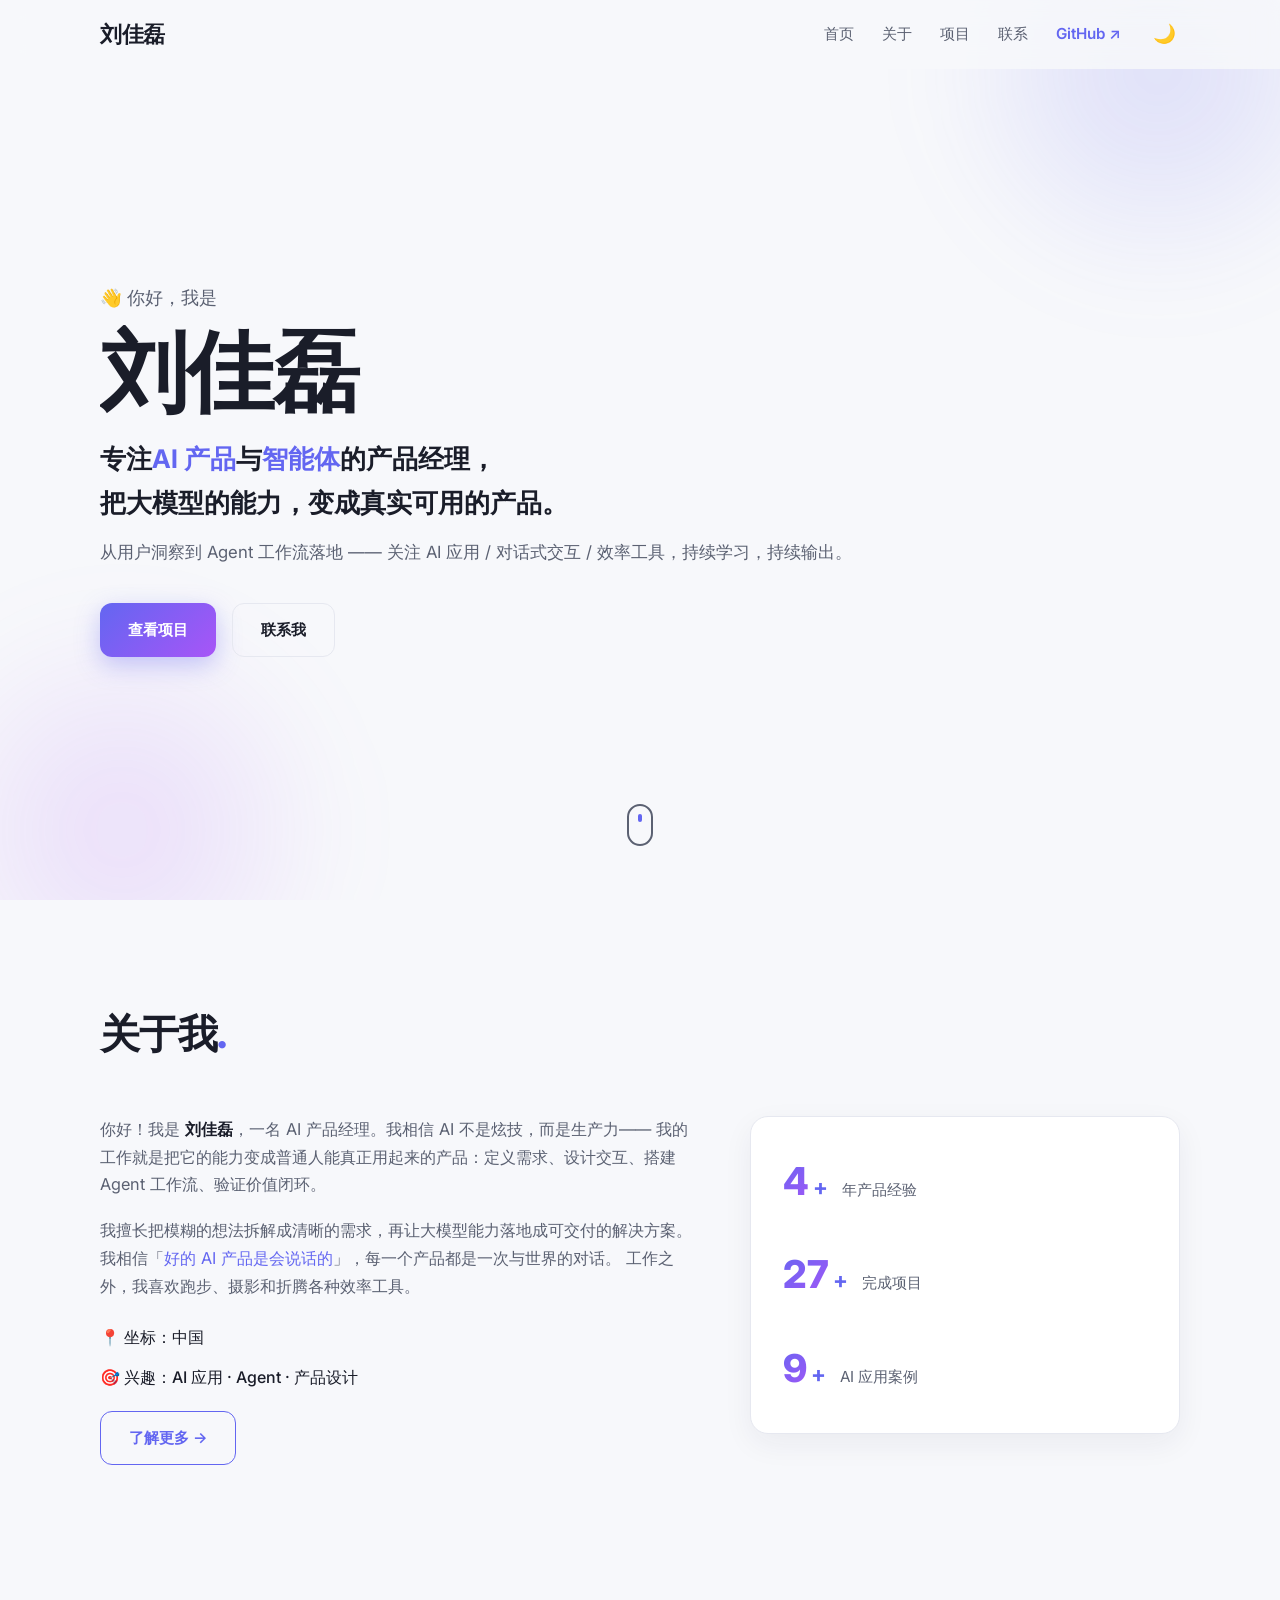
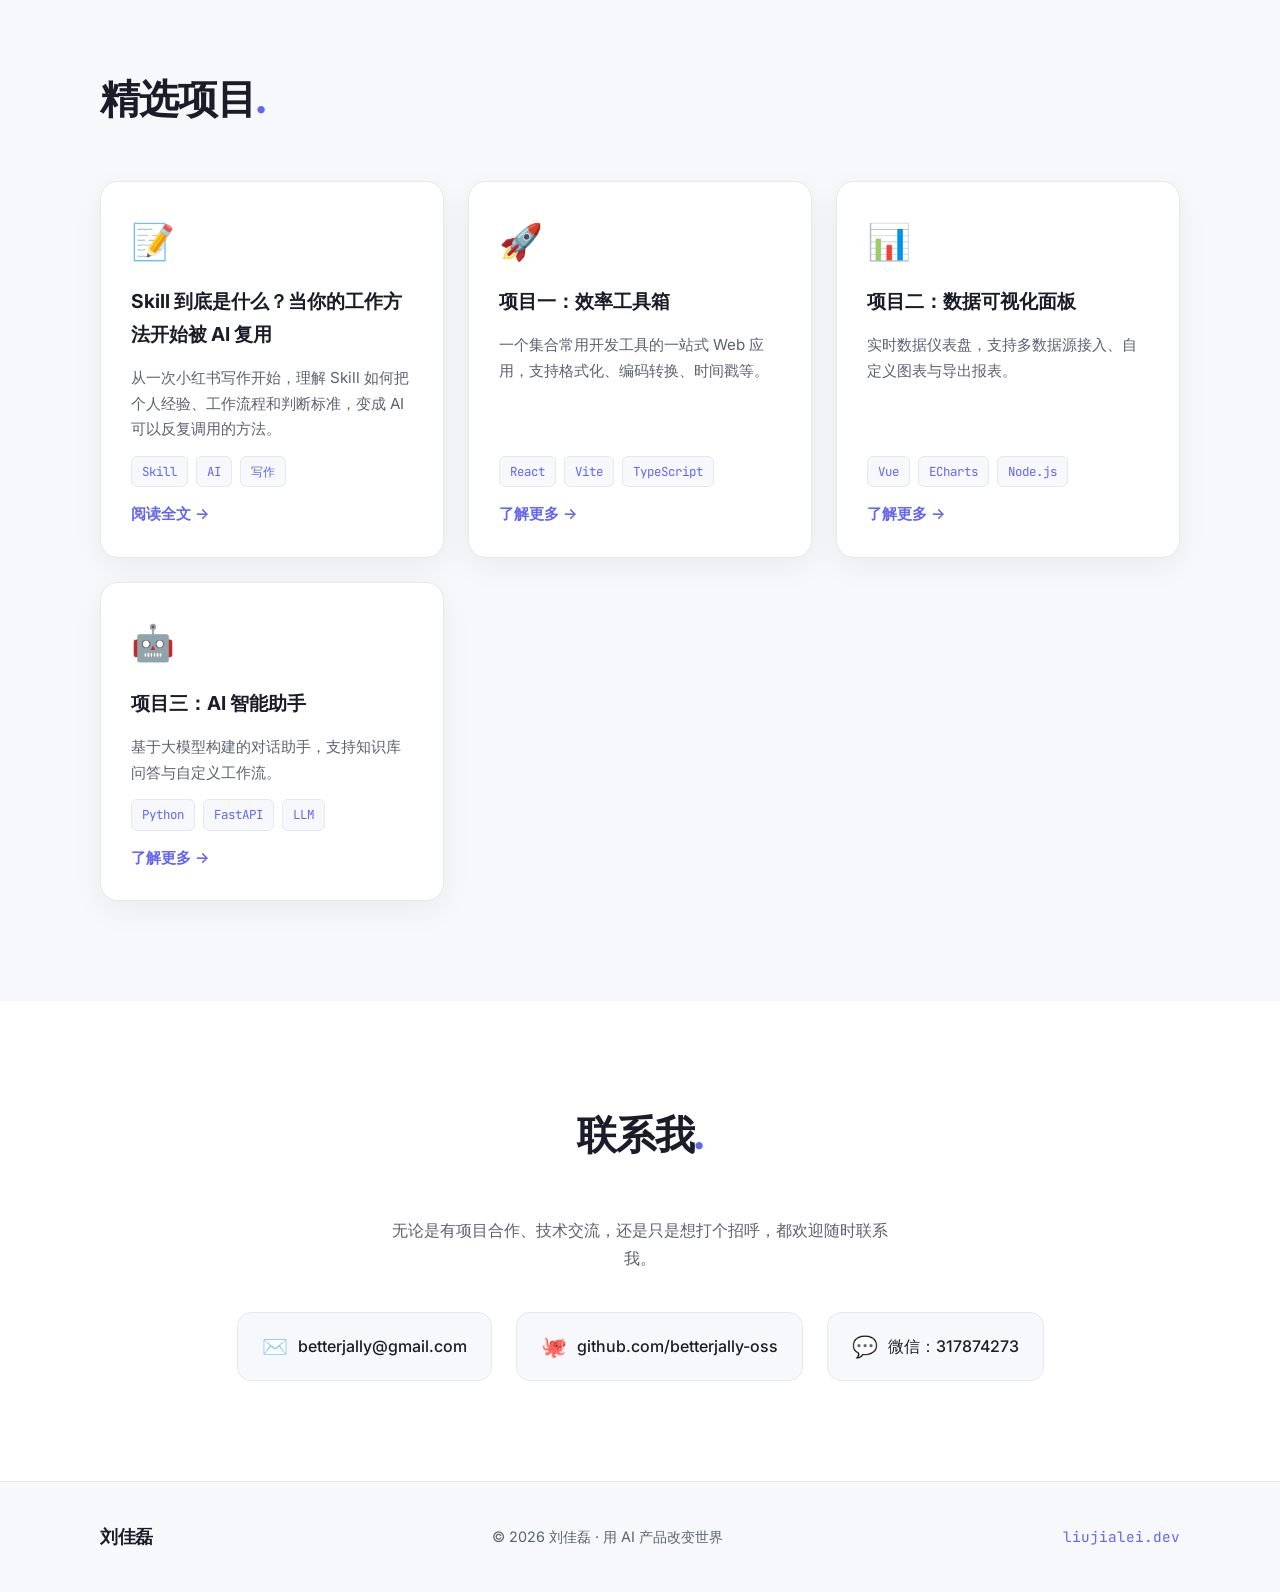
<file: index.html>
<!DOCTYPE html>
<html lang="zh-CN">
<head>
  <meta charset="UTF-8" />
  <meta name="viewport" content="width=device-width, initial-scale=1.0" />
  <title>刘佳磊 · 个人主页</title>
  <meta name="description" content="刘佳磊的个人网站 —— 记录思考、AI 产品与创作。" />
  <link rel="icon" href="data:image/svg+xml,<svg xmlns='http://www.w3.org/2000/svg' viewBox='0 0 100 100'><rect width='100' height='100' rx='22' fill='%236366f1'/><text x='50' y='68' font-size='44' text-anchor='middle' fill='white' font-family='Arial' font-weight='bold'>JL</text></svg>" />
  <link rel="preconnect" href="https://fonts.googleapis.com" />
  <link rel="preconnect" href="https://fonts.gstatic.com" crossorigin />
  <link href="https://fonts.googleapis.com/css2?family=Inter:wght@400;500;600;700;800&family=JetBrains+Mono:wght@400;500&display=swap" rel="stylesheet" />
  <link rel="stylesheet" href="css/style.css" />
</head>
<body>
  <!-- 顶部导航 -->
  <header class="site-header" id="site-header">
    <nav class="nav container">
      <a href="#hero" class="logo">
        <span class="logo-mark">刘</span><span class="logo-suffix">佳磊</span>
      </a>
      <button class="nav-toggle" id="nav-toggle" aria-label="菜单" aria-expanded="false">
        <span></span><span></span><span></span>
      </button>
      <ul class="nav-links" id="nav-links">
        <li><a href="index.html">首页</a></li>
        <li><a href="about.html">关于</a></li>
        <li><a href="#projects">项目</a></li>
        <li><a href="#contact">联系</a></li>
        <li><a href="https://github.com/betterjally-oss" target="_blank" rel="noopener" class="nav-ext" title="GitHub 个人主页">GitHub ↗</a></li>
        <li>
          <button class="theme-toggle" id="theme-toggle" aria-label="切换主题" title="切换深浅色主题">
            <span class="theme-icon">🌙</span>
          </button>
        </li>
      </ul>
    </nav>
  </header>

  <main>
    <!-- Hero -->
    <section class="hero" id="hero">
      <div class="container hero-inner">
        <p class="hero-greeting">👋 你好，我是</p>
        <h1 class="hero-name">刘佳磊</h1>
        <p class="hero-tagline">
          专注<span class="accent">AI 产品</span>与<span class="accent">智能体</span>的产品经理，
          <br />把大模型的能力，变成真实可用的产品。
        </p>
        <p class="hero-sub">
          从用户洞察到 Agent 工作流落地 —— 关注 AI 应用 / 对话式交互 / 效率工具，持续学习，持续输出。
        </p>
        <div class="hero-actions">
          <a href="#projects" class="btn btn-primary">查看项目</a>
          <a href="#contact" class="btn btn-ghost">联系我</a>
        </div>
      </div>
      <a href="#about" class="scroll-hint" aria-label="向下滚动">
        <span class="mouse"><span class="wheel"></span></span>
      </a>
    </section>

    <!-- 关于 -->
    <section class="section" id="about">
      <div class="container">
        <h2 class="section-title" data-reveal>关于我<span class="dot">.</span></h2>
        <div class="about-grid">
          <div class="about-text" data-reveal>
            <div class="about-body" id="about-body">
              <p>
                你好！我是 <strong>刘佳磊</strong>，一名 AI 产品经理。我相信 AI 不是炫技，而是生产力——
                我的工作就是把它的能力变成普通人能真正用起来的产品：定义需求、设计交互、搭建 Agent 工作流、验证价值闭环。
              </p>
              <p>
                我擅长把模糊的想法拆解成清晰的需求，再让大模型能力落地成可交付的解决方案。
                我相信「<em>好的 AI 产品是会说话的</em>」，每一个产品都是一次与世界的对话。
                工作之外，我喜欢跑步、摄影和折腾各种效率工具。
              </p>
              <ul class="about-list">
                <li>📍 坐标：中国</li>
                <li>🎯 兴趣：AI 应用 · Agent · 产品设计</li>
              </ul>
            </div>
            <button class="about-more" id="about-more" type="button" hidden>阅读全文 ↓</button>
            <a href="about.html" class="btn btn-ghost btn-ghost-accent">了解更多 →</a>
          </div>
          <div class="about-card" data-reveal>
            <div class="stat">
              <span class="stat-num" data-count="5">0</span><span class="stat-plus">+</span>
              <span class="stat-label">年产品经验</span>
            </div>
            <div class="stat">
              <span class="stat-num" data-count="30">0</span><span class="stat-plus">+</span>
              <span class="stat-label">完成项目</span>
            </div>
            <div class="stat">
              <span class="stat-num" data-count="10">0</span><span class="stat-plus">+</span>
              <span class="stat-label">AI 应用案例</span>
            </div>
          </div>
        </div>
      </div>
    </section>

    <!-- 项目 -->
    <section class="section" id="projects">
      <div class="container">
        <h2 class="section-title" data-reveal>精选项目<span class="dot">.</span></h2>
        <div class="projects-grid">
          <article class="project-card" data-reveal>
            <div class="project-icon">📝</div>
            <h3>Skill 到底是什么？当你的工作方法开始被 AI 复用</h3>
            <p>从一次小红书写作开始，理解 Skill 如何把个人经验、工作流程和判断标准，变成 AI 可以反复调用的方法。</p>
            <div class="project-tags">
              <span>Skill</span><span>AI</span><span>写作</span>
            </div>
            <a href="https://mp.weixin.qq.com/s/fwi5RgVCYM9g3mGInstZmQ" target="_blank" rel="noopener" class="project-link">阅读全文 →</a>
          </article>
          <article class="project-card" data-reveal>
            <div class="project-icon">🚀</div>
            <h3>项目一：效率工具箱</h3>
            <p>一个集合常用开发工具的一站式 Web 应用，支持格式化、编码转换、时间戳等。</p>
            <div class="project-tags">
              <span>React</span><span>Vite</span><span>TypeScript</span>
            </div>
            <a href="#" class="project-link">了解更多 →</a>
          </article>
          <article class="project-card" data-reveal>
            <div class="project-icon">📊</div>
            <h3>项目二：数据可视化面板</h3>
            <p>实时数据仪表盘，支持多数据源接入、自定义图表与导出报表。</p>
            <div class="project-tags">
              <span>Vue</span><span>ECharts</span><span>Node.js</span>
            </div>
            <a href="#" class="project-link">了解更多 →</a>
          </article>
          <article class="project-card" data-reveal>
            <div class="project-icon">🤖</div>
            <h3>项目三：AI 智能助手</h3>
            <p>基于大模型构建的对话助手，支持知识库问答与自定义工作流。</p>
            <div class="project-tags">
              <span>Python</span><span>FastAPI</span><span>LLM</span>
            </div>
            <a href="#" class="project-link">了解更多 →</a>
          </article>
        </div>
      </div>
    </section>

    <!-- 联系 -->
    <section class="section section-alt" id="contact">
      <div class="container contact-inner">
        <h2 class="section-title" data-reveal>联系我<span class="dot">.</span></h2>
        <p class="contact-intro" data-reveal>
          无论是有项目合作、技术交流，还是只是想打个招呼，都欢迎随时联系我。
        </p>
        <div class="contact-links" data-reveal>
          <a href="mailto:betterjally@gmail.com" class="contact-item">
            <span class="contact-icon">✉️</span>
            <span>betterjally@gmail.com</span>
          </a>
          <a href="https://github.com/betterjally-oss" target="_blank" rel="noopener" class="contact-item">
            <span class="contact-icon">🐙</span>
            <span>github.com/betterjally-oss</span>
          </a>
          <a href="#" class="contact-item">
            <span class="contact-icon">💬</span>
            <span>微信：317874273</span>
          </a>
        </div>
      </div>
    </section>
  </main>

  <footer class="site-footer">
    <div class="container footer-inner">
      <a href="#hero" class="logo logo-sm">
        <span class="logo-mark">刘</span><span class="logo-suffix">佳磊</span>
      </a>
      <p>© <span id="year"></span> 刘佳磊 · 用 AI 产品改变世界</p>
      <p class="footer-domain">liujialei.dev</p>
    </div>
  </footer>

  <script src="js/main.js"></script>
</body>
</html>
</file>
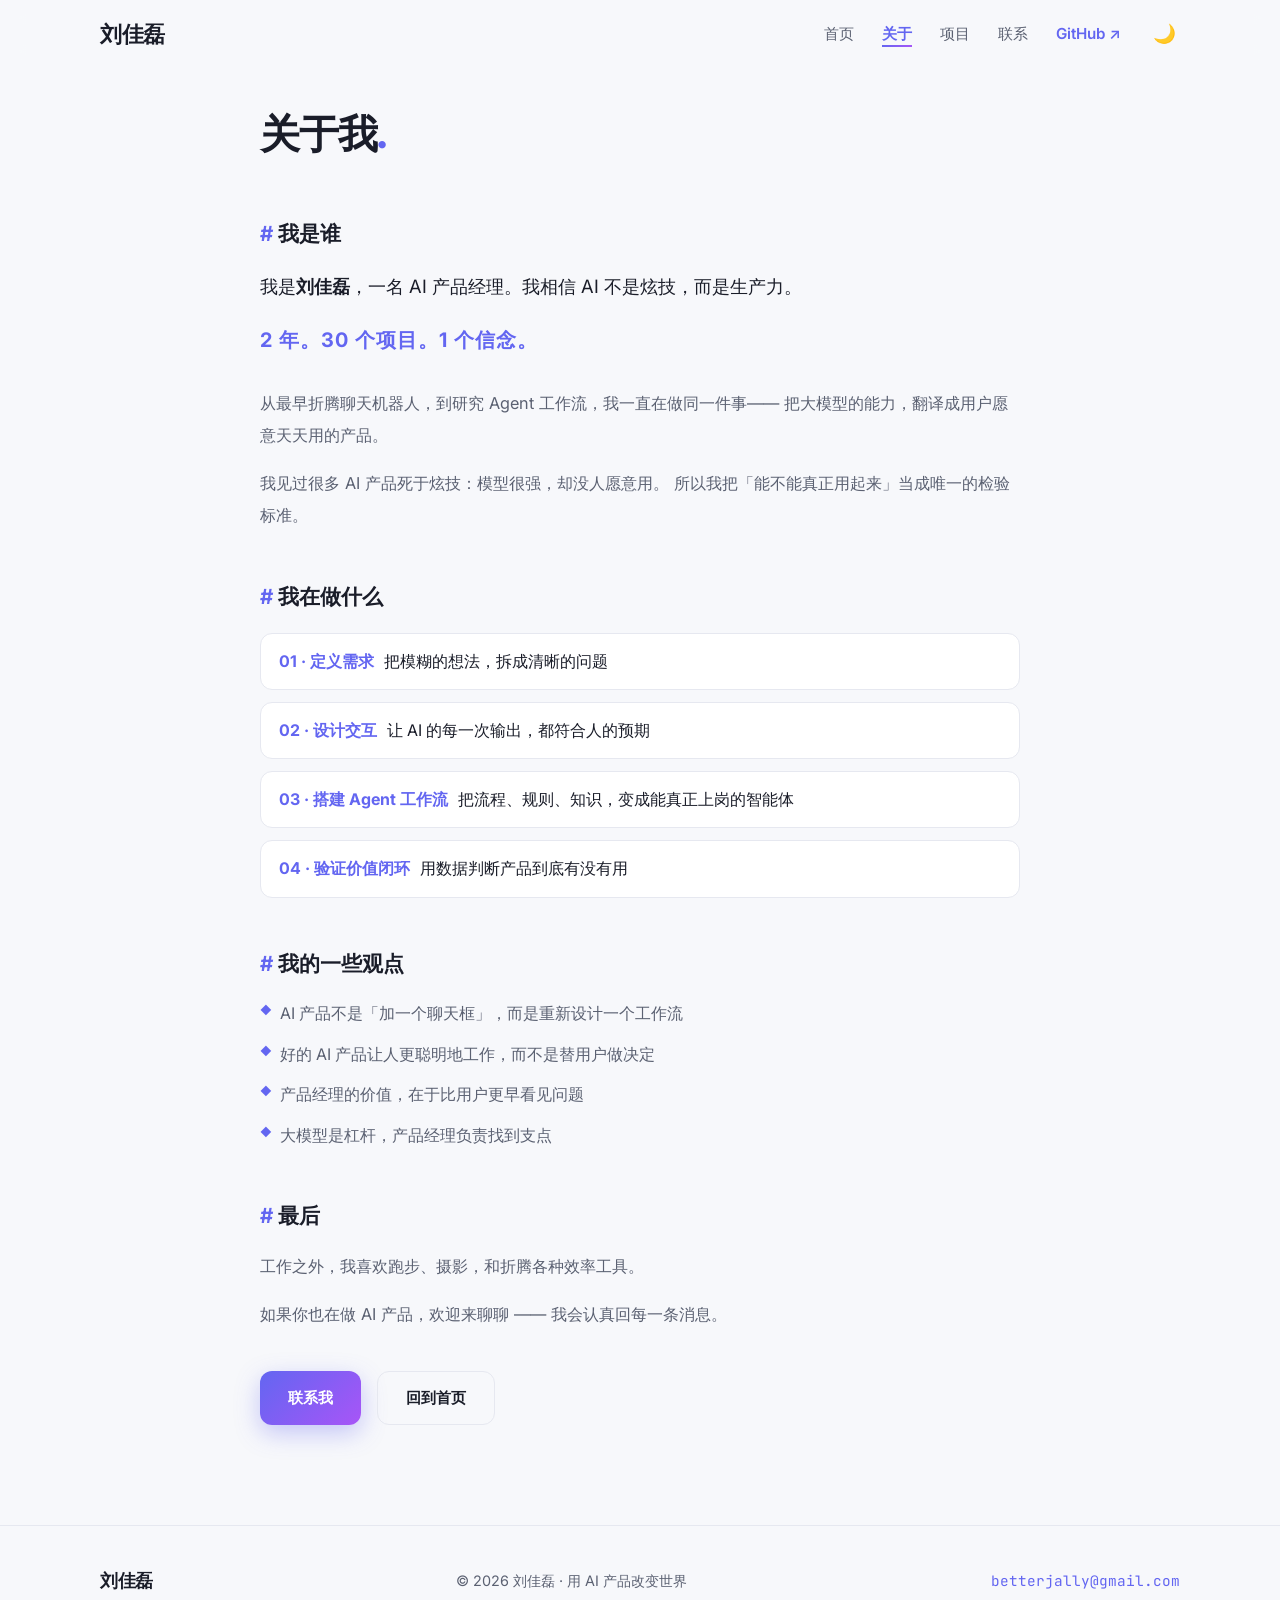
<file: about.html>
<!DOCTYPE html>
<html lang="zh-CN">
<head>
  <meta charset="UTF-8" />
  <meta name="viewport" content="width=device-width, initial-scale=1.0" />
  <title>关于我 · 刘佳磊</title>
  <meta name="description" content="刘佳磊，AI 产品经理。相信 AI 不是炫技，而是生产力。" />
  <link rel="icon" href="data:image/svg+xml,<svg xmlns='http://www.w3.org/2000/svg' viewBox='0 0 100 100'><rect width='100' height='100' rx='22' fill='%236366f1'/><text x='50' y='68' font-size='44' text-anchor='middle' fill='white' font-family='Arial' font-weight='bold'>JL</text></svg>" />
  <link rel="preconnect" href="https://fonts.googleapis.com" />
  <link rel="preconnect" href="https://fonts.gstatic.com" crossorigin />
  <link href="https://fonts.googleapis.com/css2?family=Inter:wght@400;500;600;700;800&family=JetBrains+Mono:wght@400;500&display=swap" rel="stylesheet" />
  <link rel="stylesheet" href="css/style.css" />
</head>
<body>
  <!-- 顶部导航 -->
  <header class="site-header" id="site-header">
    <nav class="nav container">
      <a href="index.html" class="logo">
        <span class="logo-mark">刘</span><span class="logo-suffix">佳磊</span>
      </a>
      <button class="nav-toggle" id="nav-toggle" aria-label="菜单" aria-expanded="false">
        <span></span><span></span><span></span>
      </button>
      <ul class="nav-links" id="nav-links">
        <li><a href="index.html">首页</a></li>
        <li><a href="about.html" class="active">关于</a></li>
        <li><a href="index.html#projects">项目</a></li>
        <li><a href="index.html#contact">联系</a></li>
        <li><a href="https://github.com/betterjally-oss" target="_blank" rel="noopener" class="nav-ext" title="GitHub 个人主页">GitHub ↗</a></li>
        <li>
          <button class="theme-toggle" id="theme-toggle" aria-label="切换主题" title="切换深浅色主题">
            <span class="theme-icon">🌙</span>
          </button>
        </li>
      </ul>
    </nav>
  </header>

  <main>
    <!-- 关于页正文 -->
    <section class="section" id="about">
      <div class="container about-article">
        <h2 class="section-title" data-reveal>关于我<span class="dot">.</span></h2>

        <h3 data-reveal>我是谁</h3>
        <p class="article-lead" data-reveal>
          我是<strong>刘佳磊</strong>，一名 AI 产品经理。我相信 AI 不是炫技，而是生产力。
        </p>
        <p class="stat-line" data-reveal>2 年。30 个项目。1 个信念。</p>
        <p data-reveal>
          从最早折腾聊天机器人，到研究 Agent 工作流，我一直在做同一件事——
          把大模型的能力，翻译成用户愿意天天用的产品。
        </p>
        <p data-reveal>
          我见过很多 AI 产品死于炫技：模型很强，却没人愿意用。
          所以我把「能不能真正用起来」当成唯一的检验标准。
        </p>

        <h3 data-reveal>我在做什么</h3>
        <ul class="work-list" data-reveal>
          <li><strong>01 · 定义需求</strong>把模糊的想法，拆成清晰的问题</li>
          <li><strong>02 · 设计交互</strong>让 AI 的每一次输出，都符合人的预期</li>
          <li><strong>03 · 搭建 Agent 工作流</strong>把流程、规则、知识，变成能真正上岗的智能体</li>
          <li><strong>04 · 验证价值闭环</strong>用数据判断产品到底有没有用</li>
        </ul>

        <h3 data-reveal>我的一些观点</h3>
        <ul class="view-list" data-reveal>
          <li>AI 产品不是「加一个聊天框」，而是重新设计一个工作流</li>
          <li>好的 AI 产品让人更聪明地工作，而不是替用户做决定</li>
          <li>产品经理的价值，在于比用户更早看见问题</li>
          <li>大模型是杠杆，产品经理负责找到支点</li>
        </ul>

        <h3 data-reveal>最后</h3>
        <p data-reveal>
          工作之外，我喜欢跑步、摄影，和折腾各种效率工具。
        </p>
        <p data-reveal>
          如果你也在做 AI 产品，欢迎来聊聊 —— 我会认真回每一条消息。
        </p>

        <div class="hero-actions about-cta" data-reveal>
          <a href="index.html#contact" class="btn btn-primary">联系我</a>
          <a href="index.html" class="btn btn-ghost">回到首页</a>
        </div>
      </div>
    </section>
  </main>

  <footer class="site-footer">
    <div class="container footer-inner">
      <a href="index.html" class="logo logo-sm">
        <span class="logo-mark">刘</span><span class="logo-suffix">佳磊</span>
      </a>
      <p>© <span id="year"></span> 刘佳磊 · 用 AI 产品改变世界</p>
      <p class="footer-domain">betterjally@gmail.com</p>
    </div>
  </footer>

  <script src="js/main.js"></script>
</body>
</html>
</file>
<file: css/style.css>
/* ============ 变量与主题 ============ */
:root {
  --bg: #f7f8fb;
  --bg-alt: #ffffff;
  --text: #1a1d29;
  --text-muted: #5b6172;
  --accent: #6366f1;
  --accent-2: #a855f7;
  --border: #e6e8f0;
  --card-shadow: 0 10px 30px rgba(30, 35, 60, 0.06);
  --header-bg: rgba(247, 248, 251, 0.85);
}

html[data-theme="dark"] {
  --bg: #0f1117;
  --bg-alt: #161a24;
  --text: #e7e9f0;
  --text-muted: #9aa1b5;
  --accent: #818cf8;
  --accent-2: #c084fc;
  --border: #262b3a;
  --card-shadow: 0 10px 30px rgba(0, 0, 0, 0.35);
  --header-bg: rgba(15, 17, 23, 0.85);
}

/* ============ 基础 ============ */
* {
  margin: 0;
  padding: 0;
  box-sizing: border-box;
}

html {
  scroll-behavior: smooth;
}

body {
  font-family: "Inter", -apple-system, BlinkMacSystemFont, "PingFang SC", "Microsoft YaHei", sans-serif;
  background: var(--bg);
  color: var(--text);
  line-height: 1.7;
  transition: background 0.3s ease, color 0.3s ease;
  -webkit-font-smoothing: antialiased;
}

a {
  color: inherit;
  text-decoration: none;
}

img {
  max-width: 100%;
  display: block;
}

.container {
  width: min(1080px, 92%);
  margin: 0 auto;
}

.accent {
  color: var(--accent);
  font-weight: 700;
}

.dot {
  color: var(--accent);
}

/* ============ 导航 ============ */
.site-header {
  position: fixed;
  top: 0;
  left: 0;
  right: 0;
  z-index: 100;
  background: var(--header-bg);
  backdrop-filter: blur(12px);
  -webkit-backdrop-filter: blur(12px);
  border-bottom: 1px solid transparent;
  transition: border-color 0.3s ease, box-shadow 0.3s ease;
}

.site-header.scrolled {
  border-bottom-color: var(--border);
  box-shadow: 0 4px 20px rgba(0, 0, 0, 0.05);
}

.nav {
  display: flex;
  align-items: center;
  justify-content: space-between;
  height: 68px;
}

.logo {
  display: inline-flex;
  align-items: baseline;
  font-family: "JetBrains Mono", monospace;
  font-weight: 700;
  font-size: 1.4rem;
  letter-spacing: -0.5px;
}

.logo-mark {
  color: var(--text);
}

.logo-suffix {
  color: var(--text);
}

.nav-links {
  display: flex;
  align-items: center;
  gap: 28px;
  list-style: none;
}

.nav-links a {
  font-size: 0.95rem;
  font-weight: 500;
  color: var(--text-muted);
  position: relative;
  transition: color 0.2s ease;
}

.nav-links a::after {
  content: "";
  position: absolute;
  left: 0;
  bottom: -4px;
  width: 0;
  height: 2px;
  background: linear-gradient(135deg, var(--accent), var(--accent-2));
  transition: width 0.25s ease;
}

.nav-links a:hover {
  color: var(--text);
}

.nav-links a:hover::after {
  width: 100%;
}

.nav-links a.active {
  color: var(--accent);
  font-weight: 600;
}

.nav-links a.active::after {
  width: 100%;
}

.nav-links a.nav-ext {
  color: var(--accent);
  font-weight: 600;
}

.theme-toggle {
  background: none;
  border: none;
  cursor: pointer;
  font-size: 1.15rem;
  padding: 4px;
  display: flex;
  align-items: center;
}

/* 移动端菜单按钮 */
.nav-toggle {
  display: none;
  flex-direction: column;
  gap: 5px;
  background: none;
  border: none;
  cursor: pointer;
  padding: 6px;
}

.nav-toggle span {
  width: 22px;
  height: 2px;
  background: var(--text);
  border-radius: 2px;
  transition: transform 0.3s ease, opacity 0.3s ease;
}

.nav-toggle.active span:nth-child(1) {
  transform: translateY(7px) rotate(45deg);
}

.nav-toggle.active span:nth-child(2) {
  opacity: 0;
}

.nav-toggle.active span:nth-child(3) {
  transform: translateY(-7px) rotate(-45deg);
}

/* ============ Hero ============ */
.hero {
  min-height: 100vh;
  min-height: 100svh;
  display: flex;
  align-items: center;
  position: relative;
  overflow: hidden;
  padding: 120px 0 80px;
}

.hero::before {
  content: "";
  position: absolute;
  top: -20%;
  right: -10%;
  width: 500px;
  height: 500px;
  background: radial-gradient(circle, rgba(99, 102, 241, 0.18), transparent 65%);
  border-radius: 50%;
  filter: blur(40px);
}

.hero::after {
  content: "";
  position: absolute;
  bottom: -20%;
  left: -10%;
  width: 500px;
  height: 500px;
  background: radial-gradient(circle, rgba(168, 85, 247, 0.16), transparent 65%);
  border-radius: 50%;
  filter: blur(40px);
}

.hero-inner {
  position: relative;
  z-index: 1;
}

.hero-greeting {
  font-size: 1.1rem;
  color: var(--text-muted);
  margin-bottom: 12px;
}

.hero-name {
  font-size: clamp(3rem, 8vw, 5.5rem);
  font-weight: 800;
  line-height: 1.05;
  letter-spacing: -2px;
  background: linear-gradient(120deg, var(--text) 30%, var(--accent) 70%, var(--accent-2));
  -webkit-background-clip: text;
  background-clip: text;
  -webkit-text-fill-color: transparent;
  color: transparent;
}

.hero-tagline {
  font-size: clamp(1.2rem, 2.5vw, 1.6rem);
  font-weight: 600;
  margin-top: 20px;
  color: var(--text);
}

.hero-sub {
  margin-top: 14px;
  color: var(--text-muted);
  font-size: 1.05rem;
}

.hero-actions {
  display: flex;
  gap: 16px;
  margin-top: 36px;
  flex-wrap: wrap;
}

.btn {
  display: inline-flex;
  align-items: center;
  padding: 13px 28px;
  border-radius: 12px;
  font-weight: 600;
  font-size: 0.95rem;
  transition: transform 0.2s ease, box-shadow 0.2s ease, background 0.2s ease;
}

.btn:active {
  transform: translateY(1px);
}

.btn-primary {
  background: linear-gradient(135deg, var(--accent), var(--accent-2));
  color: #fff;
  box-shadow: 0 8px 24px rgba(99, 102, 241, 0.35);
}

.btn-primary:hover {
  transform: translateY(-2px);
  box-shadow: 0 12px 30px rgba(99, 102, 241, 0.45);
}

.btn-ghost {
  border: 1px solid var(--border);
  color: var(--text);
  background: transparent;
}

.btn-ghost:hover {
  transform: translateY(-2px);
  border-color: var(--accent);
  color: var(--accent);
}

/* 了解更多按钮：默认即强调色，悬停填充渐变 */
.btn-ghost-accent {
  border-color: var(--accent);
  color: var(--accent);
}

.btn-ghost-accent:hover {
  border-color: transparent;
  background: linear-gradient(135deg, var(--accent), var(--accent-2));
  color: #fff;
  box-shadow: 0 8px 24px rgba(99, 102, 241, 0.35);
}

/* 滚动提示 */
.scroll-hint {
  position: absolute;
  bottom: 54px;
  left: 50%;
  transform: translateX(-50%);
}

.mouse {
  width: 26px;
  height: 42px;
  border: 2px solid var(--text-muted);
  border-radius: 14px;
  display: flex;
  justify-content: center;
  padding-top: 8px;
}

.wheel {
  width: 4px;
  height: 8px;
  background: var(--accent);
  border-radius: 2px;
  animation: scroll-wheel 1.6s ease-in-out infinite;
}

@keyframes scroll-wheel {
  0% { opacity: 1; transform: translateY(0); }
  70% { opacity: 0; transform: translateY(12px); }
  100% { opacity: 0; transform: translateY(0); }
}

/* ============ 通用 Section ============ */
.section {
  padding: 100px 0;
}

.section-alt {
  background: var(--bg-alt);
  transition: background 0.3s ease;
}

.section-title {
  font-size: clamp(1.8rem, 4vw, 2.5rem);
  font-weight: 800;
  letter-spacing: -1px;
  margin-bottom: 48px;
}

/* ============ 关于 ============ */
.about-grid {
  display: grid;
  grid-template-columns: 1.4fr 1fr;
  gap: 48px;
  align-items: start;
}

.about-text p {
  color: var(--text-muted);
  margin-bottom: 18px;
  font-size: 1.02rem;
}

.about-text strong {
  color: var(--text);
}

.about-text em {
  color: var(--accent);
  font-style: normal;
}

/* —— 关于我 · 折叠阅读 —— */
.about-body {
  position: relative;
  max-height: 80em;
  overflow: hidden;
  transition: max-height 0.5s ease;
}

.about-body.collapsed {
  max-height: 13em;
}

.about-body.collapsed::after {
  content: "";
  position: absolute;
  left: 0;
  right: 0;
  bottom: 0;
  height: 4.5em;
  background: linear-gradient(to bottom, transparent, var(--bg));
  pointer-events: none;
}

.about-more {
  margin-top: 14px;
  padding: 6px 2px;
  background: none;
  border: none;
  color: var(--accent);
  font-size: 0.95rem;
  font-weight: 600;
  cursor: pointer;
  transition: opacity 0.2s ease;
}

.about-more:hover {
  opacity: 0.75;
}

.about-more[hidden] {
  display: none;
}

.about-text .btn {
  margin-top: 20px;
}

.about-list {
  list-style: none;
  margin-top: 24px;
  display: flex;
  flex-direction: column;
  gap: 12px;
}

.about-list li {
  color: var(--text);
  font-weight: 500;
}

.about-card {
  background: var(--bg-alt);
  border: 1px solid var(--border);
  border-radius: 18px;
  padding: 32px;
  display: flex;
  flex-direction: column;
  gap: 28px;
  box-shadow: var(--card-shadow);
}

.stat {
  display: flex;
  align-items: baseline;
  gap: 4px;
}

.stat-num {
  font-size: 2.4rem;
  font-weight: 800;
  background: linear-gradient(135deg, var(--accent), var(--accent-2));
  -webkit-background-clip: text;
  background-clip: text;
  -webkit-text-fill-color: transparent;
  color: transparent;
}

.stat-plus {
  font-size: 1.4rem;
  font-weight: 700;
  color: var(--accent);
}

.stat-label {
  margin-left: 10px;
  color: var(--text-muted);
  font-size: 0.95rem;
}

/* ============ 技能 ============ */
.skills-grid {
  display: grid;
  grid-template-columns: repeat(2, 1fr);
  gap: 24px;
}

.skill-group {
  background: var(--bg-alt);
  border: 1px solid var(--border);
  border-radius: 16px;
  padding: 28px;
  box-shadow: var(--card-shadow);
}

.skill-group h3 {
  font-size: 1.15rem;
  margin-bottom: 20px;
  color: var(--text);
}

.skill-items {
  display: flex;
  flex-wrap: wrap;
  gap: 10px;
}

.chip {
  padding: 7px 14px;
  border-radius: 999px;
  background: var(--bg);
  border: 1px solid var(--border);
  font-size: 0.88rem;
  font-weight: 500;
  color: var(--text);
  transition: border-color 0.2s ease, color 0.2s ease, transform 0.2s ease;
}

.chip:hover {
  border-color: var(--accent);
  color: var(--accent);
  transform: translateY(-2px);
}

/* ============ 关于页 ============ */
.about-article {
  max-width: 760px;
}

.about-article h3 {
  font-size: 1.3rem;
  margin: 48px 0 18px;
  color: var(--text);
}

.about-article h3::before {
  content: "# ";
  color: var(--accent);
}

.about-article p {
  color: var(--text-muted);
  line-height: 1.95;
  margin-bottom: 16px;
  font-size: 1.02rem;
}

.about-article strong {
  color: var(--text);
}

.article-lead {
  font-size: 1.15rem !important;
  color: var(--text) !important;
}

.stat-line {
  font-size: 1.25rem !important;
  font-weight: 700;
  letter-spacing: 1px;
  color: var(--accent) !important;
  margin: 8px 0 28px !important;
}

.work-list {
  list-style: none;
  display: flex;
  flex-direction: column;
  gap: 12px;
  margin-bottom: 24px;
}

.work-list li {
  padding: 14px 18px;
  background: var(--bg-alt);
  border: 1px solid var(--border);
  border-radius: 12px;
  color: var(--text);
  line-height: 1.7;
  transition: border-color 0.2s ease, transform 0.2s ease;
}

.work-list li:hover {
  border-color: var(--accent);
  transform: translateX(4px);
}

.work-list strong {
  color: var(--accent);
  margin-right: 10px;
}

.view-list {
  list-style: none;
  display: flex;
  flex-direction: column;
  gap: 12px;
  margin-bottom: 24px;
  color: var(--text-muted);
  line-height: 1.8;
}

.view-list li {
  padding-left: 20px;
  position: relative;
}

.view-list li::before {
  content: "◆";
  position: absolute;
  left: 0;
  top: 1px;
  color: var(--accent);
  font-size: 0.7rem;
}

.about-cta {
  margin-top: 40px;
}

/* ============ 项目 ============ */
.projects-grid {
  display: grid;
  grid-template-columns: repeat(3, 1fr);
  gap: 24px;
}

.project-card {
  background: var(--bg-alt);
  border: 1px solid var(--border);
  border-radius: 18px;
  padding: 30px;
  box-shadow: var(--card-shadow);
  display: flex;
  flex-direction: column;
  gap: 14px;
  transition: transform 0.25s ease, border-color 0.25s ease, box-shadow 0.25s ease;
}

.project-card:hover {
  transform: translateY(-6px);
  border-color: var(--accent);
  box-shadow: 0 18px 40px rgba(99, 102, 241, 0.18);
}

.project-icon {
  font-size: 2.2rem;
}

.project-card h3 {
  font-size: 1.2rem;
}

.project-card p {
  color: var(--text-muted);
  font-size: 0.95rem;
  flex: 1;
}

.project-tags {
  display: flex;
  flex-wrap: wrap;
  gap: 8px;
}

.project-tags span {
  font-family: "JetBrains Mono", monospace;
  font-size: 0.78rem;
  padding: 4px 10px;
  border-radius: 6px;
  background: var(--bg);
  color: var(--accent);
  border: 1px solid var(--border);
}

.project-link {
  font-weight: 600;
  font-size: 0.95rem;
  color: var(--accent);
  transition: color 0.2s ease;
}

.project-link:hover {
  color: var(--accent-2);
}

/* ============ 联系 ============ */
.contact-inner {
  text-align: center;
}

.contact-intro {
  color: var(--text-muted);
  max-width: 520px;
  margin: 0 auto 40px;
}

.contact-links {
  display: flex;
  justify-content: center;
  gap: 24px;
  flex-wrap: wrap;
}

.contact-item {
  display: flex;
  align-items: center;
  gap: 10px;
  padding: 16px 24px;
  background: var(--bg);
  border: 1px solid var(--border);
  border-radius: 14px;
  font-weight: 500;
  transition: transform 0.2s ease, border-color 0.2s ease, box-shadow 0.2s ease;
}

.contact-item:hover {
  transform: translateY(-3px);
  border-color: var(--accent);
  box-shadow: var(--card-shadow);
}

.contact-icon {
  font-size: 1.3rem;
}

/* ============ 页脚 ============ */
.site-footer {
  border-top: 1px solid var(--border);
  padding: 40px 0;
}

.footer-inner {
  display: flex;
  align-items: center;
  justify-content: space-between;
  gap: 16px;
  flex-wrap: wrap;
}

.logo-sm {
  font-size: 1.1rem;
}

.footer-inner p {
  color: var(--text-muted);
  font-size: 0.9rem;
}

.footer-domain {
  font-family: "JetBrains Mono", monospace;
  color: var(--accent) !important;
}

/* ============ 动画 ============ */
[data-reveal] {
  opacity: 0;
  transform: translateY(24px);
  transition: opacity 0.6s ease, transform 0.6s ease;
}

[data-reveal].revealed {
  opacity: 1;
  transform: translateY(0);
}

/* ============ 响应式 ============ */
@media (max-width: 860px) {
  .hero {
    padding: 96px 0 64px;
  }

  .about-grid {
    grid-template-columns: 1fr;
  }

  .skills-grid,
  .projects-grid {
    grid-template-columns: 1fr;
  }

  .nav-toggle {
    display: flex;
  }

  .nav-links {
    position: fixed;
    top: 68px;
    left: 0;
    right: 0;
    flex-direction: column;
    gap: 0;
    background: var(--header-bg);
    backdrop-filter: blur(12px);
    -webkit-backdrop-filter: blur(12px);
    border-bottom: 1px solid var(--border);
    max-height: 0;
    overflow: hidden;
    transition: max-height 0.35s ease;
    padding: 0;
  }

  .nav-links.open {
    max-height: 360px;
  }

  .nav-links li {
    width: 100%;
    text-align: center;
  }

  .nav-links a {
    display: block;
    padding: 16px;
    font-size: 1rem;
  }

  .nav-links .theme-toggle {
    padding: 16px;
  }

  .contact-links {
    flex-direction: column;
    align-items: center;
  }

  .footer-inner {
    justify-content: center;
    text-align: center;
  }
}

/* 极矮视口（小笔记本窗口 / 手机横屏等）：首屏内容可能撑满，隐藏下滑提示，避免被裁切或与按钮重叠 */
@media (max-height: 640px) {
  .scroll-hint {
    display: none;
  }
}
</file>
